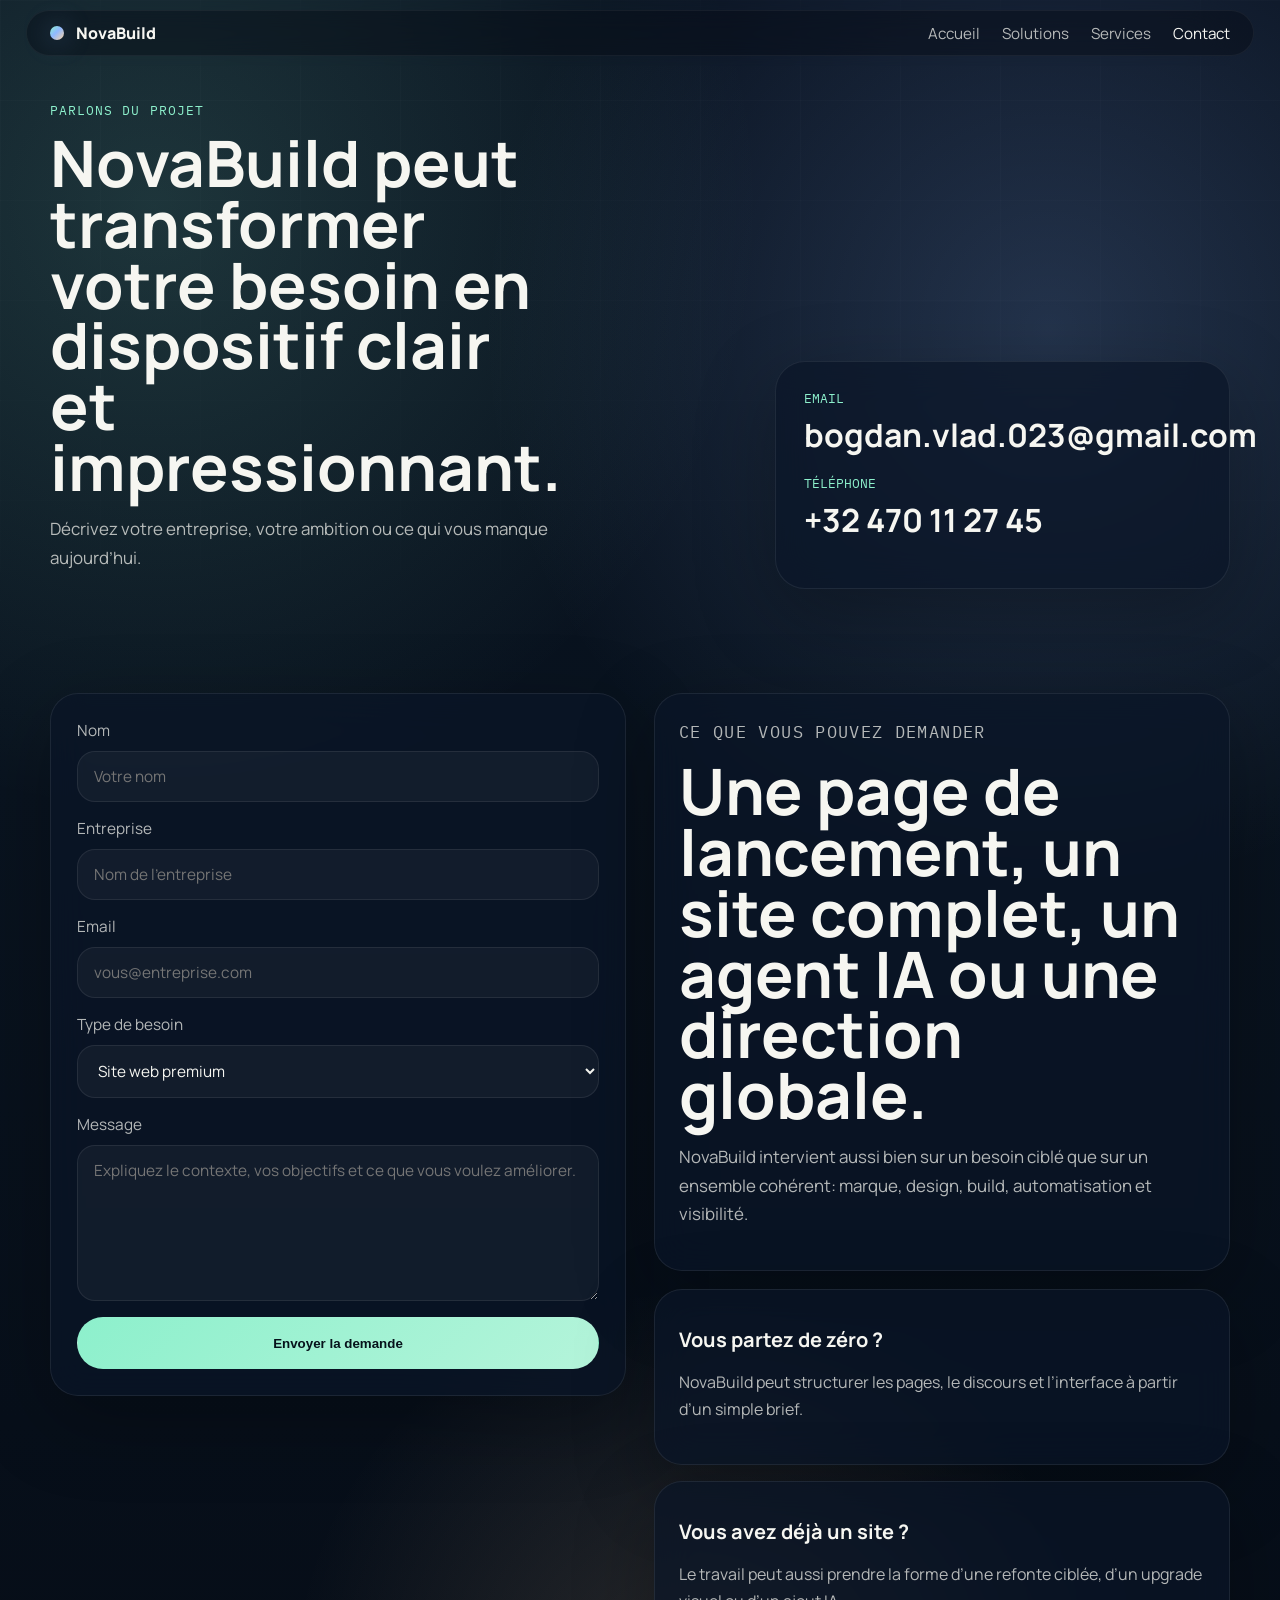
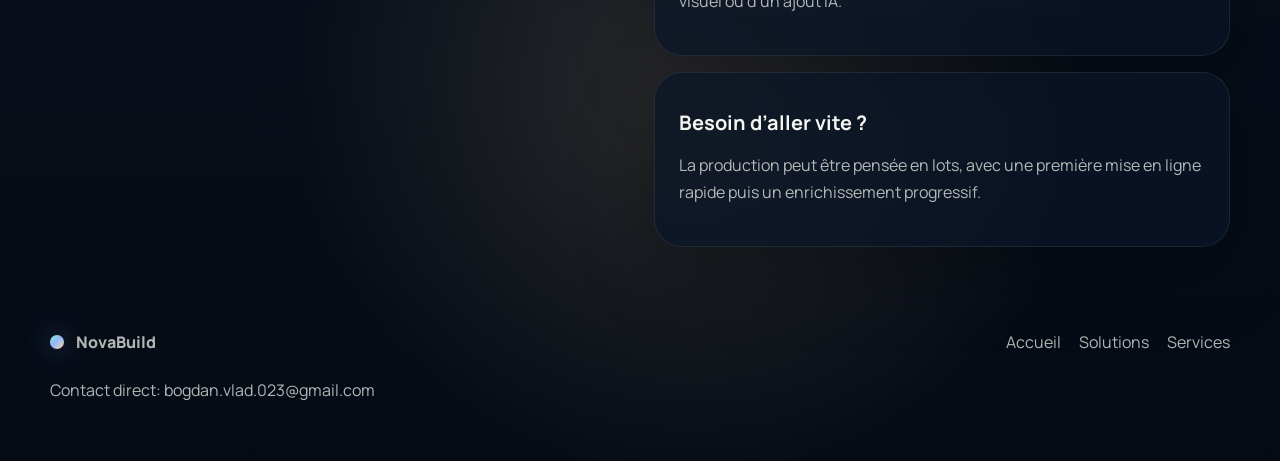
<file: contact.html>
<!DOCTYPE html>
<html lang="fr">
  <head>
    <meta charset="UTF-8" />
    <meta name="viewport" content="width=device-width, initial-scale=1.0" />
    <meta
      name="description"
      content="Contactez NovaBuild pour un site web, un agent IA, une identité visuelle ou une stratégie de visibilité."
    />
    <title>NovaBuild | Contact</title>
    <link rel="preconnect" href="https://fonts.googleapis.com" />
    <link rel="preconnect" href="https://fonts.gstatic.com" crossorigin />
    <link
      href="https://fonts.googleapis.com/css2?family=Manrope:wght@400;500;600;700;800&family=IBM+Plex+Mono:wght@400;500&display=swap"
      rel="stylesheet"
    />
    <link rel="stylesheet" href="assets/css/styles.css" />
  </head>
  <body data-page="contact">
    <div class="site-shell">
      <header class="site-header">
        <a class="brand" href="index.html" aria-label="NovaBuild accueil">
          <span class="brand-mark"></span>
          <span class="brand-text">NovaBuild</span>
        </a>
        <button class="menu-toggle" type="button" aria-expanded="false" aria-label="Ouvrir le menu">
          <span></span>
          <span></span>
        </button>
        <nav class="site-nav">
          <a href="index.html">Accueil</a>
          <a href="solutions.html">Solutions</a>
          <a href="services.html">Services</a>
          <a href="contact.html">Contact</a>
        </nav>
      </header>

      <main>
        <section class="hero hero-subpage">
          <div class="hero-grid contact-grid">
            <div class="hero-copy reveal">
              <p class="eyebrow">Parlons du projet</p>
              <h1>NovaBuild peut transformer votre besoin en dispositif clair et impressionnant.</h1>
              <p class="hero-text">
                Décrivez votre entreprise, votre ambition ou ce qui vous manque aujourd’hui.
              </p>
            </div>
            <div class="contact-card reveal reveal-delay-1">
              <p class="contact-label">Email</p>
              <a href="mailto:bogdan.vlad.023@gmail.com">bogdan.vlad.023@gmail.com</a>
              <p class="contact-label">Téléphone</p>
              <a href="tel:+32470112745">+32 470 11 27 45</a>
            </div>
          </div>
        </section>

        <section class="section">
          <div class="contact-layout">
            <form
              class="contact-form reveal"
              action="mailto:bogdan.vlad.023@gmail.com"
              method="post"
              enctype="text/plain"
            >
              <label>
                Nom
                <input type="text" name="Nom" placeholder="Votre nom" />
              </label>
              <label>
                Entreprise
                <input type="text" name="Entreprise" placeholder="Nom de l’entreprise" />
              </label>
              <label>
                Email
                <input type="email" name="Email" placeholder="vous@entreprise.com" />
              </label>
              <label>
                Type de besoin
                <select name="Besoin">
                  <option>Site web premium</option>
                  <option>Agent IA</option>
                  <option>Logo / branding</option>
                  <option>Visibilité digitale</option>
                  <option>Projet complet</option>
                </select>
              </label>
              <label>
                Message
                <textarea
                  name="Message"
                  rows="6"
                  placeholder="Expliquez le contexte, vos objectifs et ce que vous voulez améliorer."
                ></textarea>
              </label>
              <button class="button button-primary" type="submit">Envoyer la demande</button>
            </form>

            <div class="contact-side reveal reveal-delay-1">
              <div class="contact-note">
                <p class="eyebrow">Ce que vous pouvez demander</p>
                <h2>Une page de lancement, un site complet, un agent IA ou une direction globale.</h2>
                <p>
                  NovaBuild intervient aussi bien sur un besoin ciblé que sur un
                  ensemble cohérent: marque, design, build, automatisation et visibilité.
                </p>
              </div>
              <div class="faq-list">
                <article>
                  <h3>Vous partez de zéro ?</h3>
                  <p>NovaBuild peut structurer les pages, le discours et l’interface à partir d’un simple brief.</p>
                </article>
                <article>
                  <h3>Vous avez déjà un site ?</h3>
                  <p>Le travail peut aussi prendre la forme d’une refonte ciblée, d’un upgrade visuel ou d’un ajout IA.</p>
                </article>
                <article>
                  <h3>Besoin d’aller vite ?</h3>
                  <p>La production peut être pensée en lots, avec une première mise en ligne rapide puis un enrichissement progressif.</p>
                </article>
              </div>
            </div>
          </div>
        </section>
      </main>

      <footer class="site-footer">
        <div>
          <a class="brand brand-footer" href="index.html">
            <span class="brand-mark"></span>
            <span class="brand-text">NovaBuild</span>
          </a>
          <p>Contact direct: bogdan.vlad.023@gmail.com</p>
        </div>
        <div class="footer-links">
          <a href="index.html">Accueil</a>
          <a href="solutions.html">Solutions</a>
          <a href="services.html">Services</a>
        </div>
      </footer>
    </div>

    <script src="assets/js/main.js"></script>
  </body>
</html>
</file>
<file: assets/css/styles.css>
:root{--bg:#07111f;--bg-soft:#0d1a2c;--panel:rgba(10,22,39,0.72);--panel-strong:rgba(13,26,46,0.92);--line:rgba(255,255,255,0.08);--text:#f6f6f1;--muted:rgba(246,246,241,0.72);--accent:#8df0cc;--accent-2:#8fb8ff;--accent-3:#ffd5a2;--shadow:0 24px 80px rgba(0,0,0,0.28);--radius:28px;--content:min(1180px,calc(100vw - 40px))}*{box-sizing:border-box}html{scroll-behavior:smooth}body{margin:0;min-width:320px;font-family:"Manrope",sans-serif;color:var(--text);background:radial-gradient(circle at 12% 10%,rgba(141,240,204,0.16),transparent 28%),radial-gradient(circle at 82% 16%,rgba(143,184,255,0.2),transparent 28%),radial-gradient(circle at 54% 82%,rgba(255,213,162,0.14),transparent 22%),linear-gradient(180deg,#08111f 0%,#09131f 38%,#050b15 100%)}body::before{content:"";position:fixed;inset:0;background-image:linear-gradient(rgba(255,255,255,0.025) 1px,transparent 1px),linear-gradient(90deg,rgba(255,255,255,0.025) 1px,transparent 1px);background-size:100px 100px;mask-image:linear-gradient(180deg,rgba(0,0,0,0.75),transparent 95%);pointer-events:none;z-index:-1}a{color:inherit;text-decoration:none}img,video{max-width:100%;display:block}.site-shell{width:100%;overflow:clip}.site-header{width:var(--content);margin:0 auto;padding:22px 0;display:flex;align-items:center;justify-content:space-between;gap:24px;position:sticky;top:0;z-index:40;backdrop-filter:blur(18px)}.site-header::after{content:"";position:absolute;inset:10px -24px;background:rgba(5,11,21,0.42);border:1px solid rgba(255,255,255,0.05);border-radius:999px;z-index:-1}.brand{display:inline-flex;align-items:center;gap:12px;font-weight:800;letter-spacing:0}.brand-mark{width:14px;height:14px;border-radius:999px;background:linear-gradient(135deg,var(--accent) 0%,var(--accent-2) 45%,var(--accent-3) 100%);box-shadow:0 0 28px rgba(143,184,255,0.44)}.brand-text{font-size:1rem}.site-nav{display:flex;align-items:center;gap:22px}.site-nav a{color:var(--muted);font-size:0.95rem;transition:color 180ms ease}.site-nav a:hover,.site-nav a.is-active{color:var(--text)}.menu-toggle{display:none;width:48px;height:48px;border-radius:999px;border:1px solid var(--line);background:rgba(255,255,255,0.03);padding:0;cursor:pointer}.menu-toggle span{display:block;width:18px;height:2px;margin:5px auto;background:var(--text)}main{width:100%}.hero{position:relative;padding:36px 0 60px}.hero-home{min-height:calc(100svh - 90px);display:flex;align-items:center}.hero-backdrop{position:absolute;inset:0;background:radial-gradient(circle at 70% 32%,rgba(143,184,255,0.28),transparent 22%),radial-gradient(circle at 28% 68%,rgba(141,240,204,0.18),transparent 22%);filter:blur(10px);pointer-events:none}.hero-grid{width:var(--content);margin:0 auto;display:grid;grid-template-columns:minmax(0,1.05fr) minmax(0,1fr);gap:42px;align-items:center;position:relative}.compact-grid,.contact-grid{align-items:end}.hero-copy h1,.section-intro h2,.story-copy h2,.cta-panel h2,.scenario-copy h2,.service-copy h2,.contact-note h2{margin:0;font-size:clamp(2.8rem,7vw,6.2rem);line-height:0.95;max-width:12ch}.hero-subpage .hero-copy h1,.section-intro h2,.story-copy h2,.cta-panel h2,.scenario-copy h2,.service-copy h2,.contact-note h2{font-size:clamp(2.2rem,5vw,4.1rem)}.eyebrow{margin:0 0 14px;color:var(--accent);font-size:0.82rem;font-family:"IBM Plex Mono",monospace;text-transform:uppercase;letter-spacing:0.08em}.hero-text,.section-intro p,.scenario-copy p,.service-copy p,.contact-note p,.cta-panel p,.story-copy > p{color:var(--muted);font-size:1.06rem;line-height:1.7;max-width:58ch}.hero-actions,.cta-actions{display:flex;flex-wrap:wrap;gap:14px;margin-top:26px}.button{display:inline-flex;align-items:center;justify-content:center;min-height:52px;padding:0 22px;border-radius:999px;border:1px solid transparent;font-weight:700;transition:transform 180ms ease,border-color 180ms ease,background 180ms ease}.button:hover{transform:translateY(-1px)}.button-primary{color:#06121b;background:linear-gradient(135deg,var(--accent) 0%,#b4f4da 100%)}.button-secondary{border-color:var(--line);background:rgba(255,255,255,0.03)}.hero-facts{list-style:none;padding:0;margin:26px 0 0;display:grid;gap:10px;color:var(--muted)}.hero-facts li{padding-left:20px;position:relative}.hero-facts li::before{content:"";position:absolute;left:0;top:0.65em;width:8px;height:8px;border-radius:999px;background:linear-gradient(135deg,var(--accent),var(--accent-2))}.hero-stage,.story-film,.contact-card,.subhero-ribbon,.demo-window,.process-card,.showcase-card,.signal,.service-row,.contact-form,.contact-note,.faq-list article,.cta-panel{border:1px solid var(--line);background:var(--panel);box-shadow:var(--shadow);backdrop-filter:blur(18px)}.hero-stage{min-height:640px;border-radius:34px;position:relative;padding:28px;overflow:hidden}.halo{position:absolute;border-radius:999px;filter:blur(8px);opacity:0.65;animation:drift 12s ease-in-out infinite}.halo-a{width:320px;height:320px;right:-80px;top:-40px;background:radial-gradient(circle,rgba(143,184,255,0.72),transparent 66%)}.halo-b{width:280px;height:280px;left:-80px;bottom:-80px;background:radial-gradient(circle,rgba(141,240,204,0.52),transparent 66%);animation-delay:-5s}.screen{position:absolute;border-radius:28px;border:1px solid rgba(255,255,255,0.08);background:rgba(5,14,25,0.86);overflow:hidden}.screen-top,.demo-top{display:flex;align-items:center;gap:8px;padding:14px 18px;border-bottom:1px solid rgba(255,255,255,0.08);font-size:0.85rem;color:var(--muted)}.screen-top span,.demo-top span{width:8px;height:8px;border-radius:999px;background:rgba(255,255,255,0.35)}.screen-top p,.demo-top p{margin:0 0 0 6px}.screen-terminal{inset:26px 84px auto 26px;height:280px}.terminal-flow{padding:18px 20px 24px;display:grid;gap:16px;font-family:"IBM Plex Mono",monospace;color:rgba(246,246,241,0.9);font-size:0.92rem}.terminal-line{opacity:0;transform:translateY(14px);animation:lineIn 9s linear infinite}.terminal-line:nth-child(2){animation-delay:1.8s}.terminal-line:nth-child(3){animation-delay:3.6s}.terminal-line:nth-child(4){animation-delay:5.4s}.screen-mail{left:54px;right:168px;bottom:34px;height:248px}.mail-thread{padding:22px;display:grid;gap:16px}.mail-card{max-width:88%;padding:16px 18px;border-radius:24px;background:rgba(255,255,255,0.04);color:var(--muted);animation:bob 10s ease-in-out infinite}.mail-card span{display:block;margin-bottom:8px;color:var(--text);font-size:0.8rem;font-family:"IBM Plex Mono",monospace}.mail-card p{margin:0;line-height:1.6}.mail-card.outbound{margin-left:auto;background:linear-gradient(135deg,rgba(141,240,204,0.18),rgba(143,184,255,0.16))}.mail-card:nth-child(2){animation-delay:-2s}.mail-card:nth-child(3){animation-delay:-4s}.screen-metrics{top:176px;right:24px;width:252px;height:344px;padding:22px}.metric-header{display:flex;align-items:center;justify-content:space-between;font-size:0.9rem;color:var(--muted)}.metric-header strong{font-size:1.65rem;color:var(--text)}.growth-wave{height:190px;margin-top:26px;border-radius:22px;background:linear-gradient(180deg,rgba(143,184,255,0.15),rgba(143,184,255,0)),radial-gradient(circle at 16% 80%,rgba(141,240,204,0.9) 0 4%,transparent 4.5%),radial-gradient(circle at 40% 62%,rgba(141,240,204,0.9) 0 4%,transparent 4.5%),radial-gradient(circle at 58% 48%,rgba(143,184,255,1) 0 4%,transparent 4.5%),radial-gradient(circle at 76% 32%,rgba(255,213,162,1) 0 4%,transparent 4.5%);position:relative;overflow:hidden}.growth-wave::after{content:"";position:absolute;inset:24px 18px 28px;border-left:1px solid rgba(255,255,255,0.12);border-bottom:1px solid rgba(255,255,255,0.12)}.growth-wave::before{content:"";position:absolute;inset:0;background:linear-gradient(135deg,transparent 0 10%,rgba(141,240,204,0.55) 11% 12%,transparent 13% 30%,rgba(143,184,255,0.55) 31% 32%,transparent 33% 52%,rgba(255,213,162,0.75) 53% 54%,transparent 55% 100%);transform:translateX(-16%);animation:chartGlow 8s linear infinite}.metric-foot{display:grid;gap:8px;margin-top:18px;font-size:0.86rem;color:var(--muted)}.section{width:var(--content);margin:0 auto;padding:44px 0 76px}.section-dark{position:relative}.section-intro{margin-bottom:28px}.signal-grid,.showcase-grid,.process-grid{display:grid;grid-template-columns:repeat(4,minmax(0,1fr));gap:18px}.signal,.showcase-card,.process-card{border-radius:28px;padding:24px}.signal span,.showcase-kicker,.process-card span{color:var(--accent);font-family:"IBM Plex Mono",monospace;font-size:0.8rem;text-transform:uppercase}.signal h3,.showcase-card h3,.process-card h3,.story-steps h3,.faq-list h3{font-size:1.25rem;margin:12px 0 10px}.signal p,.showcase-card p,.process-card p,.service-meta,.story-steps p,.faq-list p{color:var(--muted);line-height:1.7}.story-layout,.scenario-grid,.contact-layout{display:grid;grid-template-columns:minmax(0,1fr) minmax(0,1fr);gap:28px;align-items:center}.story-steps{display:grid;gap:20px;margin-top:24px}.story-steps article{padding-bottom:18px;border-bottom:1px solid var(--line)}.story-steps article:last-child{border-bottom:0}.story-steps span{font-size:0.82rem;color:var(--accent);font-family:"IBM Plex Mono",monospace;text-transform:uppercase}.story-film{border-radius:32px;padding:26px}.film-frame{display:grid;grid-template-columns:1fr 1fr;gap:16px}.film-column{min-height:460px;border-radius:26px;background:rgba(255,255,255,0.03);border:1px solid rgba(255,255,255,0.07);padding:18px}.film-column-accent{background:linear-gradient(180deg,rgba(141,240,204,0.08),rgba(143,184,255,0.08))}.film-label{display:inline-flex;padding:7px 12px;border-radius:999px;border:1px solid rgba(255,255,255,0.09);color:var(--muted);font-size:0.82rem}.film-chat,.film-timeline{display:grid;gap:14px;margin-top:18px}.film-chat p,.film-timeline div{margin:0;padding:16px 18px;border-radius:22px;background:rgba(5,14,25,0.85);color:var(--muted);line-height:1.6;animation:floatCard 8s ease-in-out infinite}.film-chat p:nth-child(2),.film-timeline div:nth-child(2){animation-delay:-1s}.film-chat p:nth-child(3),.film-timeline div:nth-child(3){animation-delay:-2s}.film-timeline div:nth-child(4){animation-delay:-3s}.film-timeline div:nth-child(5){animation-delay:-4s}.film-timeline div{display:flex;align-items:center;gap:12px}.film-timeline span{width:10px;height:10px;border-radius:999px;background:linear-gradient(135deg,var(--accent),var(--accent-2))}.scenario-section{padding-top:24px}.scenario-grid.reverse{grid-template-columns:minmax(0,1fr) minmax(0,1fr)}.demo-window{border-radius:28px;overflow:hidden}.message-flow{padding:22px;display:grid;gap:16px}.bubble{margin:0;max-width:86%;padding:14px 18px;border-radius:22px;line-height:1.7;color:var(--muted);background:rgba(255,255,255,0.04)}.bubble.right{margin-left:auto;background:linear-gradient(135deg,rgba(141,240,204,0.18),rgba(143,184,255,0.18))}.demo-agent{padding:24px}.agent-layout{display:grid;grid-template-columns:180px minmax(0,1fr);gap:16px}.agent-layout aside,.agent-core{border-radius:24px;min-height:360px;border:1px solid rgba(255,255,255,0.08);background:rgba(5,14,25,0.86)}.agent-layout aside{padding:18px}.agent-layout aside p,.growth-top p{margin:0 0 14px;color:var(--accent);font-family:"IBM Plex Mono",monospace;font-size:0.82rem}.agent-layout ul{margin:0;padding-left:18px;color:var(--muted);line-height:1.8}.agent-core{padding:22px}.agent-core-top{font-size:1.45rem;font-weight:700;margin-bottom:18px}.agent-steps{display:grid;gap:14px}.agent-steps div{padding:16px 18px;border-radius:18px;border:1px solid rgba(255,255,255,0.07);background:rgba(255,255,255,0.04);animation:pulseShift 7s ease-in-out infinite}.agent-steps div:nth-child(2){animation-delay:-1.2s}.agent-steps div:nth-child(3){animation-delay:-2.4s}.agent-steps div:nth-child(4){animation-delay:-3.6s}.demo-growth{padding:26px}.growth-top{display:flex;align-items:end;justify-content:space-between;gap:16px}.growth-top strong{font-size:1.55rem}.bars{margin-top:28px;height:280px;display:grid;align-items:end;grid-template-columns:repeat(5,1fr);gap:14px}.bars span{height:var(--h);border-radius:18px 18px 6px 6px;background:linear-gradient(180deg,var(--accent-2),var(--accent));animation:rise 6s ease-in-out infinite}.bars span:nth-child(2){animation-delay:-0.8s}.bars span:nth-child(3){animation-delay:-1.6s}.bars span:nth-child(4){animation-delay:-2.4s}.bars span:nth-child(5){animation-delay:-3.2s}.growth-tags{margin-top:18px;display:flex;flex-wrap:wrap;gap:10px}.growth-tags p,.subhero-ribbon div{margin:0;padding:10px 14px;border-radius:999px;border:1px solid rgba(255,255,255,0.08);color:var(--muted);background:rgba(255,255,255,0.03)}.subhero-ribbon{border-radius:30px;min-height:100%;padding:18px;display:flex;flex-wrap:wrap;align-content:flex-start;gap:12px}.service-list{display:grid;gap:18px}.service-row{border-radius:28px;padding:22px;display:grid;grid-template-columns:72px minmax(0,1.2fr) minmax(0,0.9fr);gap:18px;align-items:start}.service-number{color:var(--accent);font-size:0.92rem;font-family:"IBM Plex Mono",monospace}.service-copy h2{max-width:none;font-size:clamp(1.6rem,4vw,2.4rem);margin-bottom:14px}.process-grid{margin-top:24px}.contact-grid{grid-template-columns:minmax(0,1.2fr) minmax(340px,0.8fr)}.contact-card{border-radius:30px;padding:28px}.contact-label{margin:0 0 6px;color:var(--accent);font-family:"IBM Plex Mono",monospace;font-size:0.82rem;text-transform:uppercase}.contact-card a{display:inline-block;margin-bottom:18px;font-size:clamp(1.2rem,3.2vw,2rem);font-weight:700}.contact-layout{align-items:start}.contact-form,.contact-note,.faq-list article{border-radius:28px}.contact-form{padding:26px;display:grid;gap:16px}.contact-form label{display:grid;gap:10px;color:var(--muted);font-size:0.96rem}.contact-form input,.contact-form select,.contact-form textarea{width:100%;padding:14px 16px;border-radius:18px;border:1px solid rgba(255,255,255,0.08);color:var(--text);background:rgba(255,255,255,0.04);font:inherit;resize:vertical}.contact-side{display:grid;gap:18px}.contact-note,.faq-list article{padding:24px}.faq-list{display:grid;gap:16px}.cta-panel{border-radius:34px;padding:34px;position:relative;overflow:hidden}.cta-panel::after{content:"";position:absolute;inset:auto -10% -55% 38%;height:220px;background:radial-gradient(circle,rgba(143,184,255,0.24),transparent 65%);pointer-events:none}.site-footer{width:var(--content);margin:0 auto;padding:8px 0 44px;display:flex;justify-content:space-between;gap:20px;color:var(--muted)}.brand-footer{margin-bottom:10px}.footer-links{display:flex;gap:18px;flex-wrap:wrap}.reveal{opacity:0;transform:translateY(28px);transition:opacity 700ms ease,transform 700ms ease}.reveal.is-visible{opacity:1;transform:translateY(0)}.reveal-delay-1{transition-delay:110ms}.reveal-delay-2{transition-delay:220ms}.reveal-delay-3{transition-delay:330ms}@keyframes drift{0%,100%{transform:translate3d(0,0,0) scale(1)}50%{transform:translate3d(-14px,18px,0) scale(1.08)}}@keyframes lineIn{0%,8%{opacity:0;transform:translateY(14px)}12%,26%{opacity:1;transform:translateY(0)}30%,100%{opacity:0.38;transform:translateY(0)}}@keyframes chartGlow{0%{transform:translateX(-12%);opacity:0.55}50%{transform:translateX(8%);opacity:0.9}100%{transform:translateX(24%);opacity:0.55}}@keyframes bob{0%,100%{transform:translateY(0)}50%{transform:translateY(-6px)}}@keyframes floatCard{0%,100%{transform:translateY(0)}50%{transform:translateY(-8px)}}@keyframes pulseShift{0%,100%{transform:scale(1);border-color:rgba(255,255,255,0.07)}50%{transform:scale(1.015);border-color:rgba(141,240,204,0.4)}}@keyframes rise{0%,100%{transform:scaleY(0.96);filter:brightness(0.95)}50%{transform:scaleY(1.04);filter:brightness(1.08)}}@media (max-width:1100px){.hero-grid,.story-layout,.scenario-grid,.contact-layout,.contact-grid{grid-template-columns:1fr}.signal-grid,.showcase-grid,.process-grid{grid-template-columns:repeat(2,minmax(0,1fr))}.service-row{grid-template-columns:60px 1fr}.service-meta{grid-column:2}.hero-stage{min-height:600px}}@media (max-width:760px){.site-header{padding-top:14px}.site-header::after{inset:6px -8px;border-radius:24px}.menu-toggle{display:inline-block}.site-nav{position:absolute;top:calc(100% + 12px);left:0;right:0;display:none;flex-direction:column;align-items:stretch;gap:0;background:rgba(6,12,22,0.96);border:1px solid var(--line);border-radius:22px;overflow:hidden}.site-nav.is-open{display:flex}.site-nav a{padding:16px 18px;border-bottom:1px solid rgba(255,255,255,0.06)}.site-nav a:last-child{border-bottom:0}.hero{padding-top:18px}.hero-stage{min-height:700px;padding:18px}.screen-terminal{inset:18px 18px auto 18px;height:250px}.screen-mail{left:18px;right:18px;bottom:18px;height:252px}.screen-metrics{left:26px;right:26px;width:auto;top:292px;height:196px}.growth-wave{height:78px}.film-frame,.agent-layout,.signal-grid,.showcase-grid,.process-grid{grid-template-columns:1fr}.film-column{min-height:auto}.service-row{grid-template-columns:1fr}.service-meta{grid-column:auto}.section,.site-footer{width:min(100vw - 28px,1180px)}.hero-grid{width:min(100vw - 28px,1180px);gap:24px}.site-header{width:min(100vw - 28px,1180px)}.cta-panel{padding:26px}.site-footer{flex-direction:column}}
</file>
